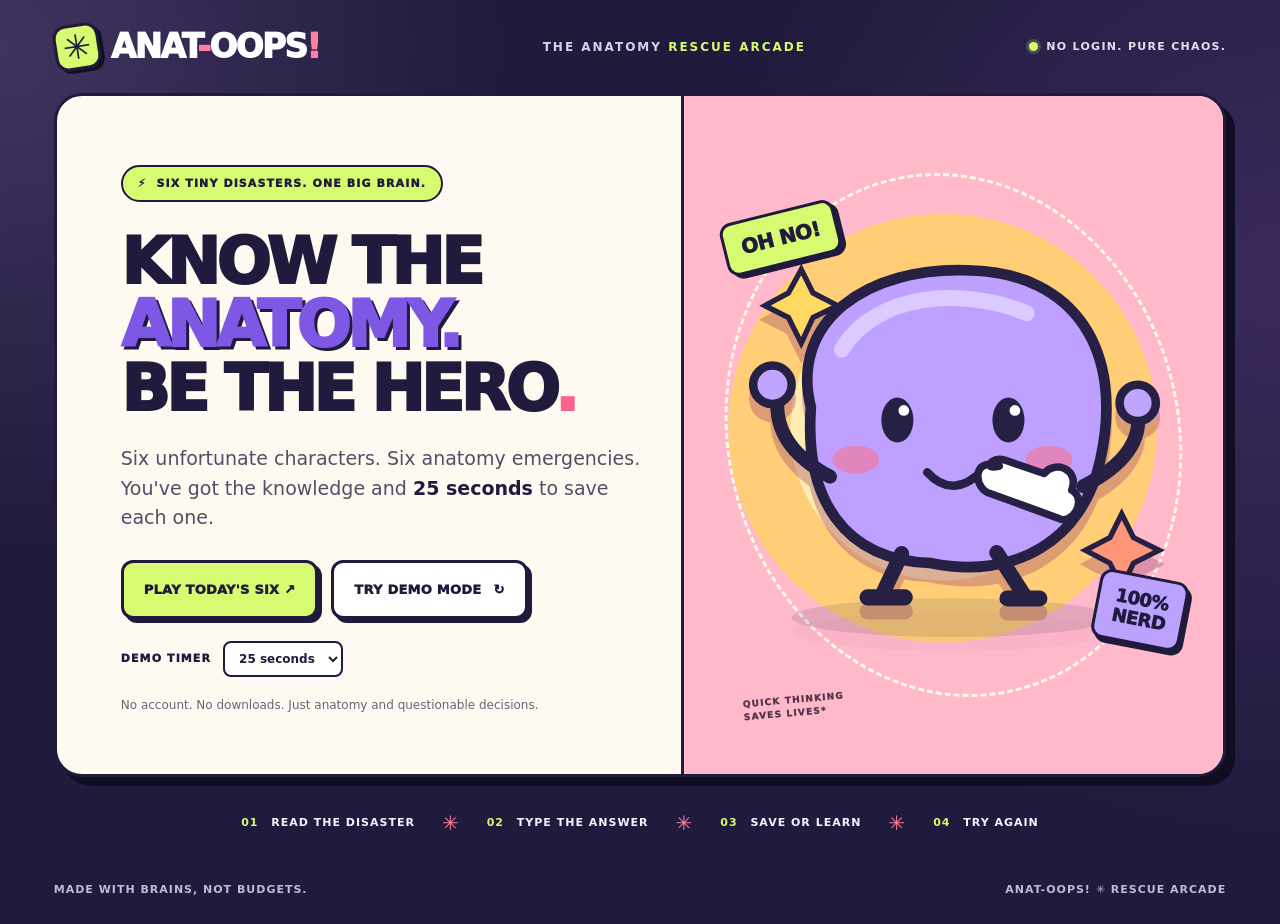
<file: index.html>
<!doctype html>
<html lang="en-GB">
<head>
  <meta charset="utf-8">
  <meta name="viewport" content="width=device-width, initial-scale=1">
  <meta name="theme-color" content="#201a3c">
  <meta name="description" content="ANAT-OOPS! A six-question anatomy rescue arcade. Think fast, learn something, save the day.">
  <title>ANAT-OOPS! — The anatomy rescue arcade</title>
  <link rel="stylesheet" href="./styles.css">
  <script src="./game.js" defer></script>
  <!-- If either companion file is missing, show a useful message instead of a broken-looking game. -->
  <style>
    .asset-warning{display:block;margin:18px auto;max-width:650px;padding:16px 20px;border:2px solid #222;background:#ffde79;color:#201a3c;font:700 16px/1.5 system-ui,sans-serif;border-radius:12px}
    .asset-warning code{font-size:14px}
  </style>
</head>
<body>
  <div class="asset-warning" id="assetWarning" role="alert">⚠ The game needs <code>styles.css</code> and <code>game.js</code> next to this file. If you only downloaded this HTML file, open <strong>PLAY-ANAT-OOPS.html</strong> instead — it works by itself.</div>
  <div class="app-shell">
    <header class="site-header">
      <a class="brand" href="./index.html" aria-label="ANAT-OOPS! Home">
        <span class="brand-burst" aria-hidden="true">✳</span>
        <span class="brand-name">ANAT<span class="brand-dash">-</span>OOPS<span class="brand-bang">!</span></span>
      </a>
      <span class="header-tag">THE ANATOMY <strong>RESCUE ARCADE</strong></span>
      <span class="header-side"><span class="status-light" aria-hidden="true"></span> NO LOGIN. PURE CHAOS.</span>
    </header>
    <main id="mainContent">
      <section class="screen landing-screen" id="landingScreen" aria-labelledby="landingTitle">
        <div class="hero">
          <div class="hero-copy">
            <span class="mini-badge"><span aria-hidden="true">⚡</span> SIX TINY DISASTERS. ONE BIG BRAIN.</span>
            <h1 id="landingTitle">KNOW THE<br><span class="title-highlight">ANATOMY.</span><br>BE THE HERO<span class="period">.</span></h1>
            <p class="hero-lede">Six unfortunate characters. Six anatomy emergencies. You've got the knowledge and <em>25 seconds</em> to save each one.</p>
            <div class="play-actions">
              <button type="button" class="button button-primary" id="dailyButton">PLAY TODAY'S SIX <span aria-hidden="true">↗</span></button>
              <button type="button" class="button button-secondary" id="demoButton">TRY DEMO MODE <span aria-hidden="true">↻</span></button>
            </div>
            <div class="timer-setting"><label for="demoSeconds">DEMO TIMER</label><select id="demoSeconds" aria-label="Seconds per question in demo mode"><option value="20">20 seconds</option><option value="25" selected>25 seconds</option><option value="30">30 seconds</option><option value="45">45 seconds</option></select></div>
            <p class="saved-note" id="savedNote">No account. No downloads. Just a little anatomical heroism.</p>
          </div>
          <div class="hero-illustration" aria-hidden="true">
            <span class="hero-doodle hero-doodle-one">OH NO!</span>
            <span class="hero-doodle hero-doodle-two">100%<br>NERD</span>
            <div class="hero-mascot-frame" id="heroMascotFrame">
              <!-- Original ANAT-OOPS! mascot from the original project -->
              <svg class="mascot-svg" viewBox="0 0 440 440" xmlns="http://www.w3.org/2000/svg" aria-hidden="true">
                <ellipse cx="218" cy="391" rx="150" ry="18" fill="#27244c" opacity=".12"/>
                <path d="M86 194 C66 115 137 61 237 66 C332 69 380 140 357 243 C341 319 276 356 199 340 C116 337 80 279 86 194 Z" fill="#bda0ff" stroke="#262144" stroke-width="10"/>
                <path d="M115 140 C147 87 228 81 288 106" fill="none" stroke="#e8dcff" stroke-width="15" stroke-linecap="round" opacity=".7"/>
                <ellipse cx="167" cy="206" rx="15" ry="21" fill="#262144"/><ellipse cx="271" cy="206" rx="15" ry="21" fill="#262144"/>
                <circle cx="173" cy="197" r="5" fill="white"/><circle cx="277" cy="197" r="5" fill="white"/>
                <ellipse cx="128" cy="243" rx="22" ry="13" fill="#ef7aa3" opacity=".7"/><ellipse cx="309" cy="243" rx="22" ry="13" fill="#ef7aa3" opacity=".7"/>
                <path d="M195 255 Q219 281 247 253" fill="none" stroke="#262144" stroke-width="8" stroke-linecap="round"/>
                <path d="M104 259 Q50 230 55 185" fill="none" stroke="#262144" stroke-width="13" stroke-linecap="round"/>
                <circle cx="50" cy="173" r="18" fill="#c0a5ff" stroke="#262144" stroke-width="8"/>
                <path d="M341 268 Q398 239 392 198" fill="none" stroke="#262144" stroke-width="13" stroke-linecap="round"/>
                <circle cx="392" cy="190" r="17" fill="#c0a5ff" stroke="#262144" stroke-width="8"/>
                <path d="M171 331 L153 369 M260 330 L285 369" stroke="#262144" stroke-width="14" stroke-linecap="round"/>
                <path d="M139 372 L174 372 M270 373 L300 373" stroke="#262144" stroke-width="15" stroke-linecap="round"/>
                <g class="mascot-bone" transform="rotate(-25 332 106)"><path d="M285 77 C264 57 254 88 267 97 L314 144 C322 157 347 141 337 126 C352 111 335 94 320 101 L292 74 C282 65 268 74 285 77 Z" fill="#fff" stroke="#262144" stroke-width="7" stroke-linejoin="round"/></g>
                <path d="M65 87 L77 65 L88 87 L111 99 L88 110 L77 134 L65 110 L43 99Z" fill="#ffda62" stroke="#262144" stroke-width="5"/>
                <path d="M366 316 L377 294 L388 316 L412 328 L388 340 L377 363 L366 340 L343 328Z" fill="#ff967a" stroke="#262144" stroke-width="5"/>
              </svg>
            </div>
            <div class="orbit-label">QUICK THINKING<br>SAVES LIVES*</div>
          </div>
        </div>
        <div class="landing-statline" aria-label="How the game works">
          <span><strong>01</strong> READ THE DISASTER</span><span class="stat-divider">✳</span>
          <span><strong>02</strong> TYPE THE ANSWER</span><span class="stat-divider">✳</span>
          <span><strong>03</strong> SAVE OR LEARN</span><span class="stat-divider">✳</span>
          <span><strong>04</strong> TRY AGAIN</span>
        </div>
      </section>

      <section class="screen game-screen" id="gameScreen" aria-labelledby="questionText" hidden>
        <div class="game-hud">
          <div class="hud-left"><span class="hud-pill" id="modeLabel">DAILY CHALLENGE</span><strong class="hud-progress">QUESTION <span id="questionNumber">1</span> <span class="muted">/ 6</span></strong></div>
          <div class="hud-score">TOTAL SCORE <strong id="runningScore">0</strong><span class="muted"> / 6,000</span></div>
        </div>
        <div class="stage-progress" id="stageProgress" aria-label="Question progress"><span class="stage-dot active"></span><span class="stage-dot"></span><span class="stage-dot"></span><span class="stage-dot"></span><span class="stage-dot"></span><span class="stage-dot"></span></div>
        <div class="game-card">
          <div class="scene-column" data-scene="triceps">
            <div class="scene-header"><span class="scene-label" id="sceneLabel">GARAGE DISASTER</span><span class="scene-number" aria-hidden="true">✦ ✷ ✦</span></div>
            <div class="scene" id="sceneSurface" role="img" aria-label="Cartoon depicting the anatomy scenario"></div>
            <p class="scene-footnote" id="sceneFootnote">Someone has made an unfortunate decision.</p>
            <div class="scene-feedback" id="sceneFeedback" aria-live="polite" aria-atomic="true"></div>
          </div>
          <div class="question-column">
            <div class="question-top"><span class="difficulty-pill" id="difficultyLabel">LEVEL 1 · WARM UP</span><div class="timer" id="timerRing" aria-label="Time remaining"><span id="timerValue">25.0</span><small>SEC LEFT</small></div></div>
            <div class="question-main"><span class="question-eyebrow">✳ THE RESCUE QUESTION</span><h2 id="questionText"></h2><p class="question-helper" id="questionHelper">Know it? Type it. You can try again if you're wrong.</p></div>
            <form id="answerForm" class="answer-form" autocomplete="off">
              <label for="answerInput">YOUR ANSWER</label>
              <div class="answer-input-row"><input id="answerInput" name="answer" type="text" maxlength="100" placeholder="Anatomical answer…" autocapitalize="none" autocorrect="off" spellcheck="false" required><button class="submit-button" id="submitButton" type="submit">GO <span aria-hidden="true">↗</span></button></div>
              <p class="input-feedback" id="inputFeedback" role="status" aria-live="polite">Press Enter or tap GO to submit.</p>
            </form>
            <div class="resolution-panel" id="resolutionPanel" role="status" aria-live="polite" aria-atomic="true" hidden>
              <span class="resolution-status" id="resolutionStatus"></span>
              <span class="resolution-label">THE ANSWER IS</span>
              <strong class="resolution-answer" id="resolutionAnswer"></strong>
              <span class="resolution-note" id="resolutionNote"></span>
              <span class="resolution-next">NEXT CHALLENGE IN A MOMENT <span aria-hidden="true">→</span></span>
            </div>
            <div class="question-bottom"><span>⚡ UP TO 1,000 POINTS PER RESCUE</span><span id="attemptCount">0 WRONG GUESSES</span></div>
          </div>
        </div>
        <p class="game-disclaimer">Educational prototype. All anatomy questions require independent educator review before formal educational use.</p>
      </section>

      <section class="screen results-screen" id="resultsScreen" aria-labelledby="resultsTitle" hidden>
        <div class="results-header"><span class="mini-badge"><span aria-hidden="true">✳</span> THE DISASTERS HAVE CONCLUDED</span><h1 id="resultsTitle">THE VERDICT IS IN.</h1><p id="resultsMessage"></p></div>
        <div class="results-summary">
          <div class="summary-tile summary-score"><span>YOUR SCORE</span><strong id="finalScore">0</strong><small>OUT OF 6,000 POINTS</small></div>
          <div class="summary-tile"><span>CHARACTERS SAVED</span><strong id="correctCount">0 <small>/ 6</small></strong><small>EVERY MISS IS A LESSON</small></div>
          <div class="summary-tile"><span>PLAYED IN</span><strong class="mode-summary" id="resultsMode">DEMO</strong><small id="resultsDate"></small></div>
        </div>
        <div class="breakdown-heading"><div><span class="section-kicker">THE LEARNING BIT</span><h2>ANATOMY AUTOPSY <span aria-hidden="true">↘</span></h2></div><p>See what you typed, what was correct, and why.</p></div>
        <div class="breakdown-list" id="breakdownList"></div>
        <div class="results-actions"><button class="button button-primary" type="button" id="replayButton">PLAY ANOTHER ROUND <span aria-hidden="true">↻</span></button><button class="button button-secondary" type="button" id="homeButton">BACK TO START <span aria-hidden="true">↗</span></button></div>
        <p class="results-footer">This is an educational prototype, not a clinical skills assessment. Questions and accepted answers must be independently reviewed before formal use.</p>
      </section>
    </main>
    <footer class="site-footer"><span>MADE WITH BRAINS, NOT BUDGETS.</span><span>ANAT-OOPS! <span aria-hidden="true">✳</span> RESCUE ARCADE</span></footer>
  </div>
  <noscript><div class="asset-warning">JavaScript is required to play ANAT-OOPS! Please enable JavaScript in your browser.</div></noscript>
</body>
</html>
</file>
<file: styles.css>
/* ANAT-OOPS! Rescue Arcade — v3. No fonts, libraries, images, or network required. */
:root {
  color-scheme:light;
  --ink:#201a3c; --ink-soft:#4a4262; --night:#201a3c; --paper:#fffaf1;
  --card:#fffdfa; --mint:#d6fb70; --pink:#ff7fa2; --violet:#bba2ff;
  --orange:#ffd26e; --sky:#a7e9ed; --line:3px solid var(--ink);
  --hard-shadow:7px 7px 0 var(--ink);
  font-family:"Trebuchet MS",ui-rounded,system-ui,-apple-system,BlinkMacSystemFont,"Segoe UI",sans-serif;
}
*,*::before,*::after{box-sizing:border-box}
[hidden]{display:none!important}
html{min-height:100%;scroll-behavior:smooth}
body{min-height:100vh;margin:0;background:radial-gradient(circle at 0 5%,#40345f 0,transparent 33%),radial-gradient(circle at 100% 30%,#3a2a5b 0,transparent 40%),var(--night);color:var(--ink);font-size:16px}
button,input,select{font:inherit}button{cursor:pointer}button:disabled{cursor:default}
button:focus-visible,input:focus-visible,select:focus-visible,a:focus-visible{outline:4px solid #409bff;outline-offset:4px}
button{-webkit-tap-highlight-color:transparent}a{color:inherit}
.app-shell{width:min(100%,1440px);min-height:100vh;margin:auto;padding:0 clamp(16px,4.2vw,65px);display:flex;flex-direction:column}
.site-header{height:93px;display:flex;align-items:center;justify-content:space-between;gap:16px;color:#fff}
.brand{display:inline-flex;align-items:center;gap:11px;text-decoration:none;white-space:nowrap}
.brand-burst{display:grid;place-items:center;width:46px;height:46px;flex-shrink:0;border-radius:13px;border:3px solid var(--ink);box-shadow:3px 3px 0 #111020;background:var(--mint);color:var(--ink);font-size:34px;line-height:1;transform:rotate(-9deg)}
.brand-name{font-size:clamp(23px,2.6vw,33px);font-weight:1000;letter-spacing:-1.8px}.brand-dash,.brand-bang{color:var(--pink)}
.header-tag{font-size:12px;font-weight:900;letter-spacing:2px;color:#d8d2e9}.header-tag strong{color:var(--mint)}
.header-side{display:inline-flex;align-items:center;gap:8px;color:#e4dfee;font-size:11px;font-weight:900;letter-spacing:1.3px;white-space:nowrap}
.status-light{width:9px;height:9px;border-radius:50%;background:var(--mint);box-shadow:0 0 0 3px #d6fb7030}
.screen{width:100%}
/* Launch screen */
.hero{display:grid;grid-template-columns:1.07fr .93fr;min-height:600px;border:var(--line);border-radius:28px;overflow:hidden;background:var(--paper);box-shadow:9px 9px 0 #100c22}
.hero-copy{padding:clamp(38px,5.4vw,77px) 30px clamp(34px,5vw,60px) clamp(30px,5vw,72px);z-index:1}
.mini-badge{display:inline-flex;align-items:center;gap:10px;border:2px solid var(--ink);border-radius:999px;background:var(--mint);padding:10px 15px;font-size:11px;font-weight:1000;letter-spacing:1.1px}
.hero h1{max-width:780px;font-size:clamp(44px,5vw,80px);line-height:.99;font-weight:1000;letter-spacing:-4px;margin:29px 0 23px}
.title-highlight{color:#7e57e5;text-shadow:3px 3px 0 var(--ink)}.period{color:#fa638d}
.hero-lede{max-width:525px;font-size:clamp(15px,1.5vw,19px);line-height:1.55;color:#544d65;margin:0 0 27px}.hero-lede em{font-style:normal;font-weight:900;color:var(--ink)}
.play-actions{display:flex;gap:13px;flex-wrap:wrap}
.button{display:inline-flex;align-items:center;justify-content:center;gap:12px;min-height:59px;padding:14px 20px;border:var(--line);border-radius:12px;box-shadow:4px 4px 0 var(--ink);font-weight:1000;font-size:13px;letter-spacing:.25px;white-space:nowrap;transition:transform .15s,box-shadow .15s}
.button:hover:not(:disabled){transform:translate(-2px,-2px);box-shadow:6px 6px 0 var(--ink)}.button:active:not(:disabled){transform:translate(2px,2px);box-shadow:2px 2px 0 var(--ink)}
.button-primary{background:var(--mint);color:var(--ink)}.button-secondary{background:#fff;color:var(--ink)}
.timer-setting{display:flex;align-items:center;gap:12px;margin-top:22px}.timer-setting label{font-size:11px;font-weight:1000;letter-spacing:1.1px}.timer-setting select{border:2px solid var(--ink);border-radius:8px;background:#fff;padding:8px 10px;font-size:12px;font-weight:800;color:var(--ink)}
.saved-note{margin:19px 0 0;font-size:12px;color:#69637a;line-height:1.5}
.hero-illustration{position:relative;display:flex;align-items:center;justify-content:center;min-width:0;overflow:hidden;background:radial-gradient(circle at 48% 49%,#ffedb1 0 34%,transparent 34.4%),radial-gradient(circle at 48% 49%,#ffce77 0 48%,transparent 48.3%),#ffb9cb;border-left:var(--line)}
.hero-illustration::after{content:"";position:absolute;inset:11% 8%;border:3px dashed #fff9e6;border-radius:50%;transform:rotate(-14deg);pointer-events:none}
.hero-mascot-frame{position:relative;z-index:1;width:min(95%,470px);filter:drop-shadow(0 14px 0 #a7567366)}
.mascot-svg{display:block;width:100%;max-height:480px;animation:bob 3.5s ease-in-out infinite}.mascot-bone{transform-origin:330px 108px;animation:bone 2.6s ease-in-out infinite}
.hero-doodle{position:absolute;z-index:2;padding:12px 15px;border:3px solid var(--ink);border-radius:12px;box-shadow:4px 4px 0 var(--ink);font-weight:1000;text-align:center;letter-spacing:-.5px}
.hero-doodle-one{top:17%;left:7%;background:var(--mint);font-size:20px;transform:rotate(-14deg)}
.hero-doodle-two{right:7%;bottom:19%;background:var(--violet);font-size:18px;line-height:1.1;transform:rotate(11deg)}
.orbit-label{position:absolute;z-index:2;left:11%;bottom:8%;font-size:9px;font-weight:1000;letter-spacing:1.2px;line-height:1.4;color:#55354c;transform:rotate(-5deg)}
.landing-statline{display:flex;align-items:center;justify-content:center;flex-wrap:wrap;gap:clamp(12px,2.5vw,27px);padding:34px 4px 20px;color:#f8f2ff;font-size:11px;font-weight:900;letter-spacing:1px}
.landing-statline strong{color:var(--mint);margin-right:8px}.stat-divider{color:var(--pink);font-size:20px}
/* Gameplay */
.game-screen{max-width:1160px;margin:0 auto}.game-hud{display:flex;align-items:center;justify-content:space-between;gap:12px;padding:15px 3px 14px;color:#fff}
.hud-left{display:flex;align-items:center;gap:16px;flex-wrap:wrap}.hud-pill{display:inline-flex;align-items:center;border:2px solid var(--ink);border-radius:999px;padding:9px 13px;background:var(--sky);color:var(--ink);font-size:10px;font-weight:1000;letter-spacing:1px}
.hud-progress{font-size:16px;font-weight:1000;letter-spacing:.5px}.muted{opacity:.62}
.hud-score{font-size:11px;font-weight:900;letter-spacing:.65px;white-space:nowrap}.hud-score strong{font-size:26px;letter-spacing:-1px;margin-left:8px;color:var(--mint)}
.stage-progress{display:grid;grid-template-columns:repeat(6,minmax(0,1fr));gap:9px;margin:0 0 16px}
.stage-dot{height:11px;border:2px solid #fff3;border-radius:20px;background:#4a4069}.stage-dot.active{border-color:var(--pink);background:var(--pink)}.stage-dot.done{border-color:var(--mint);background:var(--mint)}
.game-card{display:grid;grid-template-columns:1.03fr .97fr;min-height:520px;background:var(--card);border:var(--line);border-radius:24px;box-shadow:8px 8px 0 #0f0b20;overflow:hidden}
.scene-column{position:relative;min-width:0;min-height:505px;display:flex;flex-direction:column;background:#c8b6ff;border-right:var(--line);overflow:hidden}
.scene-column[data-scene="olecranon"]{background:#a5e3f0}.scene-column[data-scene="fibular"]{background:#ffd28c}.scene-column[data-scene="laryngeal"]{background:#ffbcd2}.scene-column[data-scene="hepatorenal"]{background:#c9ed9c}.scene-column[data-scene="medulla"]{background:#c6b5fd}
.scene-header{display:flex;align-items:center;justify-content:space-between;gap:10px;padding:24px 24px 8px}
.scene-label{display:inline-block;border:2px solid var(--ink);border-radius:9px;background:#fffaf5;padding:8px 12px;font-size:11px;font-weight:1000;letter-spacing:.7px;transform:rotate(-2deg)}
.scene-number{font-size:27px;color:#fff}
.scene{display:flex;flex:1;justify-content:center;align-items:center;min-height:285px;padding:0 14px}
.scene svg{display:block;width:min(100%,530px);max-height:380px;overflow:visible}
.scene-footnote{padding:0 25px 23px;margin:0;text-align:center;font-size:13px;font-weight:900;line-height:1.3;color:#342a4d}
.scene-feedback{position:absolute;z-index:3;top:50%;left:50%;transform:translate(-50%,-50%) rotate(-7deg) scale(.8);padding:16px 21px;opacity:0;border:4px solid var(--ink);border-radius:13px;background:var(--mint);box-shadow:6px 6px 0 var(--ink);font-size:clamp(20px,2.8vw,34px);font-weight:1000;white-space:nowrap;pointer-events:none;transition:transform .18s,opacity .18s}
.scene-feedback.visible{opacity:1;transform:translate(-50%,-50%) rotate(-7deg) scale(1)}.scene-feedback.fail{background:#ff9cb1;transform:translate(-50%,-50%) rotate(7deg) scale(1)}
.question-column{min-width:0;display:flex;flex-direction:column;padding:clamp(24px,3vw,39px)}
.question-top{display:flex;align-items:flex-start;justify-content:space-between;gap:14px}.difficulty-pill{display:inline-flex;align-items:center;background:#efe7ff;border:2px solid var(--ink);border-radius:8px;padding:10px 12px;font-size:11px;font-weight:1000;letter-spacing:.5px;margin-top:6px}
.timer{--time-left:100%;position:relative;isolation:isolate;display:flex;flex-direction:column;align-items:center;justify-content:center;width:96px;height:96px;flex-shrink:0;border-radius:50%;border:3px solid var(--ink);box-shadow:3px 3px 0 var(--ink);background:conic-gradient(#7d5be0 var(--time-left),#eee8f7 0);font-variant-numeric:tabular-nums}
.timer::before{content:"";position:absolute;inset:9px;border-radius:50%;background:white;z-index:-1}
.timer span{font-size:27px;font-weight:1000;line-height:1.1;letter-spacing:-1px}.timer small{font-size:9px;font-weight:1000;letter-spacing:.5px}
.timer.urgent{background:conic-gradient(#ff507d var(--time-left),#eee8f7 0);animation:timer-jolt .25s alternate infinite}
.question-main{flex:1;display:flex;flex-direction:column;justify-content:center;padding:18px 0 19px}.question-eyebrow{color:#c83f71;font-size:11px;font-weight:1000;letter-spacing:1.25px;margin-bottom:14px}
.question-main h2{font-size:clamp(21px,2.15vw,30px);line-height:1.32;letter-spacing:-.55px;margin:0 0 13px;font-weight:1000}
.question-helper{font-size:13px;line-height:1.45;color:#6d657f;margin:0}
.answer-form label{display:block;font-size:11px;font-weight:1000;letter-spacing:1px;margin-bottom:10px}
.answer-input-row{display:flex;width:100%;height:64px;border:3px solid var(--ink);border-radius:12px;overflow:hidden;background:#fff;box-shadow:4px 4px 0 var(--ink)}
.answer-input-row:focus-within{outline:3px solid #9d89ed;outline-offset:3px}
.answer-input-row input{min-width:0;flex:1;padding:0 17px;color:var(--ink);background:#fff;border:none;outline:none!important;font-size:17px;font-weight:800}
.answer-input-row input::placeholder{color:#a49caf;font-weight:500}.answer-input-row input:disabled{background:#eeeaf2}
.submit-button{width:80px;flex-shrink:0;border:0;border-left:3px solid var(--ink);background:var(--mint);color:var(--ink);font-size:18px;font-weight:1000}.submit-button:disabled{background:#d8d5dd}
.input-feedback{font-size:12px;line-height:1.45;min-height:32px;margin:11px 0 0;color:#766f80}.input-feedback.wrong{color:#b82756;font-weight:900}
.question-bottom{display:flex;align-items:center;justify-content:space-between;flex-wrap:wrap;gap:6px;margin-top:16px;padding-top:14px;border-top:2px solid #efebf1;font-size:10px;font-weight:1000;color:#777082;letter-spacing:.2px}
.resolution-panel{display:flex;flex-direction:column;gap:8px;margin-top:auto;margin-bottom:auto;padding:21px 23px;background:#edffd1;border:3px solid var(--ink);border-radius:15px;box-shadow:5px 5px 0 var(--ink);animation:pop-in .2s ease-out}
.resolution-panel.timeout{background:#ffe0e4}.resolution-status{font-weight:1000;font-size:17px}.resolution-label{font-size:11px;font-weight:1000;letter-spacing:1px;opacity:.7}.resolution-answer{font-size:clamp(20px,2.4vw,30px);line-height:1.2;overflow-wrap:anywhere}.resolution-note{font-size:13px;line-height:1.45}.resolution-next{font-size:10px;font-weight:900;letter-spacing:1.1px;opacity:.7;margin-top:6px}
.game-disclaimer{margin:20px 0;text-align:center;font-size:11px;line-height:1.5;color:#c8c0d8}
/* Review */
.results-screen{max-width:1080px;margin:0 auto 36px}.results-header{text-align:center;padding:38px 0 28px;color:#fff}.results-header .mini-badge{background:var(--orange);color:var(--ink)}
.results-header h1{font-size:clamp(38px,5.4vw,70px);line-height:1.03;margin:20px 0 12px;letter-spacing:-2.5px}.results-header p{font-size:16px;line-height:1.5;color:#ddd5ed;margin:0}
.results-summary{display:grid;grid-template-columns:1.18fr 1fr 1fr;gap:16px}
.summary-tile{min-width:0;padding:24px 21px;display:flex;flex-direction:column;gap:8px;border:var(--line);border-radius:17px;background:#fffdf9;box-shadow:5px 5px 0 #0f0b20}
.summary-tile>span,.summary-tile>small{font-size:10px;font-weight:1000;letter-spacing:.9px}.summary-tile strong{font-size:clamp(38px,4.5vw,57px);line-height:1.1;letter-spacing:-2px}.summary-tile strong small{font-size:18px}.summary-score{background:var(--mint)}.summary-tile .mode-summary{font-size:clamp(24px,3vw,35px);margin:8px 0}
.breakdown-heading{display:flex;align-items:end;justify-content:space-between;gap:20px;margin:44px 0 20px;color:#fff}.section-kicker{font-size:10px;color:var(--mint);letter-spacing:1.5px;font-weight:1000}.breakdown-heading h2{font-size:clamp(23px,3vw,34px);letter-spacing:-1px;margin:7px 0 0}.breakdown-heading h2 span{color:var(--pink)}.breakdown-heading p{max-width:280px;text-align:right;margin:0;color:#d7cfe4;font-size:13px;line-height:1.5}
.breakdown-list{display:grid;gap:14px}.breakdown-item{display:grid;grid-template-columns:54px 1fr 95px;gap:16px;padding:22px;background:#fffdfa;border:3px solid var(--ink);border-radius:17px;box-shadow:4px 4px 0 #0e0b1b}
.result-number{display:grid;place-items:center;width:46px;height:46px;border:2px solid var(--ink);border-radius:12px;background:var(--mint);font-weight:1000;transform:rotate(-5deg)}.breakdown-item.missed .result-number{background:#ffafbf}
.result-details{min-width:0}.result-details h3{font-size:17px;line-height:1.4;margin:0 0 9px}.result-meta{font-size:11px;font-weight:1000;color:#746b80;margin:0 0 16px}
.answer-review{display:grid;gap:8px}.review-row{display:grid;grid-template-columns:minmax(135px,.85fr) minmax(0,1.6fr);gap:5px 14px;align-items:start;border-radius:9px;padding:10px 12px;background:#f3f0f8;font-size:12px}
.review-row.answer{background:#e8ffc5}.review-row.incorrect{background:#ffe9ed}.review-row.draft{background:#fff1d5}.review-row.accepted{background:#e8ffc5}
.review-label{font-size:10px;font-weight:1000;letter-spacing:.6px;color:#5b526d}.review-value{font-size:13px;font-weight:900;line-height:1.45;overflow-wrap:anywhere}.review-note{grid-column:2;color:#72697c;font-size:11px;font-weight:800}
.review-explanation{font-size:13px;line-height:1.6;color:#544b64;margin:14px 0 0}
.result-points{font-size:24px;font-weight:1000;text-align:right;white-space:nowrap}.result-points small{display:block;font-size:10px;letter-spacing:.9px}
.results-actions{display:flex;justify-content:center;gap:16px;flex-wrap:wrap;margin-top:34px}.results-footer{max-width:680px;margin:33px auto 0;color:#c8bfda;font-size:12px;line-height:1.6;text-align:center}
.site-footer{display:flex;justify-content:space-between;gap:20px;margin-top:auto;padding:28px 0;color:#c3b9d6;font-size:11px;font-weight:900;letter-spacing:1px}
/* Small character motion and feedback */
.scene .floaty{animation:bob 2.6s ease-in-out infinite}.scene .wobble{transform-origin:center;animation:wobble 2s ease-in-out infinite}.scene .blink-star{animation:twinkle 1s ease-in-out infinite alternate}.scene .arm-motion{transform-origin:195px 190px;animation:arm-bob 1.2s ease-in-out infinite alternate}.scene .car-lift{animation:car-strain .85s ease-in-out infinite alternate}.scene .sing-note{animation:note-rise 1.7s ease-in-out infinite}.scene .liquid{animation:wave 1.5s ease-in-out infinite alternate}.scene .ship-rock{transform-origin:235px 310px;animation:ship-rock 2.1s ease-in-out infinite}.scene .sweat{animation:sweat .95s ease-in-out infinite alternate}.scene .success-spark{opacity:0}
.scene-column.success .success-spark{opacity:1;animation:twinkle .3s ease-in-out infinite alternate}.scene-column.success .car-lift{transform:translateY(-40px);animation:none}.scene-column.success .ship-rock{animation:none;transform:rotate(0deg)}
.scene-column.timeout .wobble,.scene-column.timeout .car-lift,.scene-column.timeout .ship-rock{animation:fail-shake .2s infinite alternate}
@keyframes bob{0%,100%{transform:translateY(0)}50%{transform:translateY(-11px)}}@keyframes bone{0%,100%{transform:rotate(-24deg)}50%{transform:rotate(-37deg)}}
@keyframes wobble{0%,100%{transform:rotate(-3deg)}50%{transform:rotate(3deg)}}@keyframes twinkle{to{opacity:.4;transform:scale(.83)}}@keyframes arm-bob{to{transform:rotate(7deg)}}@keyframes car-strain{to{transform:translateY(5px) rotate(-1deg)}}@keyframes note-rise{0%{opacity:0;transform:translateY(15px)}30%{opacity:1}100%{opacity:0;transform:translateY(-18px)}}@keyframes wave{to{transform:translateX(8px)}}@keyframes ship-rock{0%,100%{transform:rotate(-5deg)}50%{transform:rotate(5deg)}}@keyframes sweat{to{transform:translateY(10px);opacity:.5}}@keyframes fail-shake{to{transform:translateX(4px) rotate(1deg)}}@keyframes timer-jolt{to{transform:rotate(2deg)}}@keyframes pop-in{from{opacity:.4;transform:scale(.97)}to{opacity:1;transform:scale(1)}}
/* Tablet and phone — action and timer appear before the optional illustration. */
@media(max-width:1100px){
  .header-tag{display:none}.hero-copy{padding:45px 26px 40px 36px}.hero h1{font-size:clamp(41px,5.3vw,67px);letter-spacing:-3px}.play-actions .button{padding:13px 14px;font-size:12px}
}
@media(max-width:850px){
  .hero{grid-template-columns:1fr}.hero-copy{padding:40px 36px 28px}.hero h1{font-size:clamp(45px,8.5vw,73px)}.hero-illustration{min-height:335px;border-left:0;border-top:var(--line)}.hero-mascot-frame{width:320px}.hero-doodle-one{left:14%;top:13%}.hero-doodle-two{right:14%;bottom:17%}
  .game-card{grid-template-columns:1fr;min-height:0}.question-column{order:-1;padding:24px 26px 22px}.question-main{padding:14px 0 17px}.question-main h2{font-size:clamp(21px,3.5vw,27px)}.scene-column{min-height:190px;height:190px;border-right:0;border-top:var(--line)}.scene-header{padding:8px 16px 0}.scene-label{font-size:9px;padding:5px 8px}.scene-number{font-size:16px}.scene{min-height:80px}.scene svg{height:125px;width:auto;max-width:90%;max-height:125px}.scene-footnote{padding:0 12px 8px;font-size:11px}.scene-feedback{font-size:21px;padding:8px 12px}.timer{width:76px;height:76px}.timer span{font-size:21px}.timer::before{inset:7px}
  .results-summary{grid-template-columns:1fr 1fr}.summary-score{grid-column:1 / -1}
}
@media(max-width:560px){
  .app-shell{padding:0 13px}.site-header{height:69px}.brand-burst{width:34px;height:34px;font-size:24px;border-width:2px}.brand-name{font-size:24px}.header-side{display:none}
  .hero{border-radius:17px;box-shadow:5px 5px 0 #0d0a1e}.hero-copy{padding:31px 22px 26px}.mini-badge{padding:8px 10px;font-size:9px;letter-spacing:.4px}
  .hero h1{font-size:clamp(39px,9vw,58px);letter-spacing:-2.2px;margin:24px 0 17px}.hero-lede{font-size:14px;margin-bottom:22px}.play-actions{flex-direction:column;gap:11px}.play-actions .button{width:100%;font-size:13px;min-height:57px}.timer-setting{margin-top:17px}.saved-note{margin-top:13px}
  .hero-illustration{min-height:265px}.hero-mascot-frame{width:260px}.hero-doodle{padding:9px;font-size:15px}.hero-doodle-one{left:8%}.hero-doodle-two{right:8%;font-size:14px}.orbit-label{font-size:7px}
  .landing-statline{padding:25px 0;gap:8px 14px;font-size:9px}.landing-statline .stat-divider{display:none}
  .game-hud{padding:6px 2px 10px}.hud-left{gap:7px;flex-direction:column;align-items:start}.hud-pill{font-size:9px;padding:6px 9px}.hud-progress{font-size:13px}.hud-score{font-size:9px}.hud-score strong{font-size:20px;margin-left:3px}
  .stage-progress{margin-bottom:10px;gap:5px}.stage-dot{height:9px}.game-card{border-radius:17px;box-shadow:4px 4px 0 #0f0b20}
  .question-column{padding:16px 15px 16px}.difficulty-pill{font-size:9px;padding:7px 9px;margin-top:3px}.timer{width:67px;height:67px}.timer span{font-size:19px}.timer small{font-size:8px}
  .question-main{padding:9px 0 14px}.question-eyebrow{font-size:9px;margin-bottom:9px}.question-main h2{font-size:clamp(18px,5vw,23px);line-height:1.3;margin-bottom:8px}.question-helper{font-size:11px}.answer-form label{font-size:10px;margin-bottom:7px}.answer-input-row{height:55px}.answer-input-row input{font-size:16px;padding:0 12px}.submit-button{width:63px;font-size:16px}.input-feedback{font-size:11px;margin:7px 0 0;min-height:20px}.question-bottom{font-size:9px;margin-top:9px;padding-top:9px}
  .scene-column{height:151px;min-height:151px}.scene svg{height:98px;max-height:98px}.scene-footnote{font-size:10px;padding:0 10px 5px}.scene-header{padding:5px 13px 0}
  .resolution-panel{padding:15px 17px;gap:6px}.resolution-answer{font-size:23px}.resolution-status{font-size:16px}.resolution-note{font-size:12px}
  .results-header{padding:28px 0 19px}.results-header h1{font-size:42px}.results-header p{font-size:14px}.results-summary{gap:10px}.summary-tile{padding:17px 13px}.summary-tile strong{font-size:34px}.summary-tile .mode-summary{font-size:24px}.summary-tile>span,.summary-tile>small{font-size:9px}
  .breakdown-heading{display:block;margin:35px 0 18px}.breakdown-heading h2{font-size:25px}.breakdown-heading p{text-align:left;margin-top:8px}.breakdown-item{grid-template-columns:36px 1fr;gap:9px;padding:13px}.result-number{width:33px;height:33px;font-size:12px}.result-details h3{font-size:14px}.result-meta{font-size:10px}.result-points{grid-column:2;grid-row:2;font-size:20px;text-align:left}.result-points small{display:inline;margin-left:5px}.review-row{grid-template-columns:1fr;gap:4px}.review-note{grid-column:1}.review-value{font-size:12px}.review-explanation{font-size:12px}
  .results-actions{flex-direction:column}.results-actions .button{width:100%}.site-footer{font-size:9px;flex-wrap:wrap;gap:9px}
}
@media(max-width:365px){.hero h1{font-size:37px}.question-column{padding:12px}.question-main h2{font-size:18px}.scene-column{height:120px;min-height:120px}.scene svg{height:78px}.scene-footnote{display:none}.question-helper{display:none}.question-main{padding:8px 0 12px}}
@media(max-height:600px) and (max-width:850px){.game-hud{padding-top:4px}.question-column{padding-top:11px;padding-bottom:10px}.question-main{padding:7px 0 10px}.scene-column{height:120px;min-height:120px}.scene svg{height:80px}.scene-footnote{display:none}}
@media(prefers-reduced-motion:reduce){*,*::before,*::after{animation-duration:.01ms!important;animation-iteration-count:1!important;transition-duration:.01ms!important;scroll-behavior:auto!important}}
</file>
